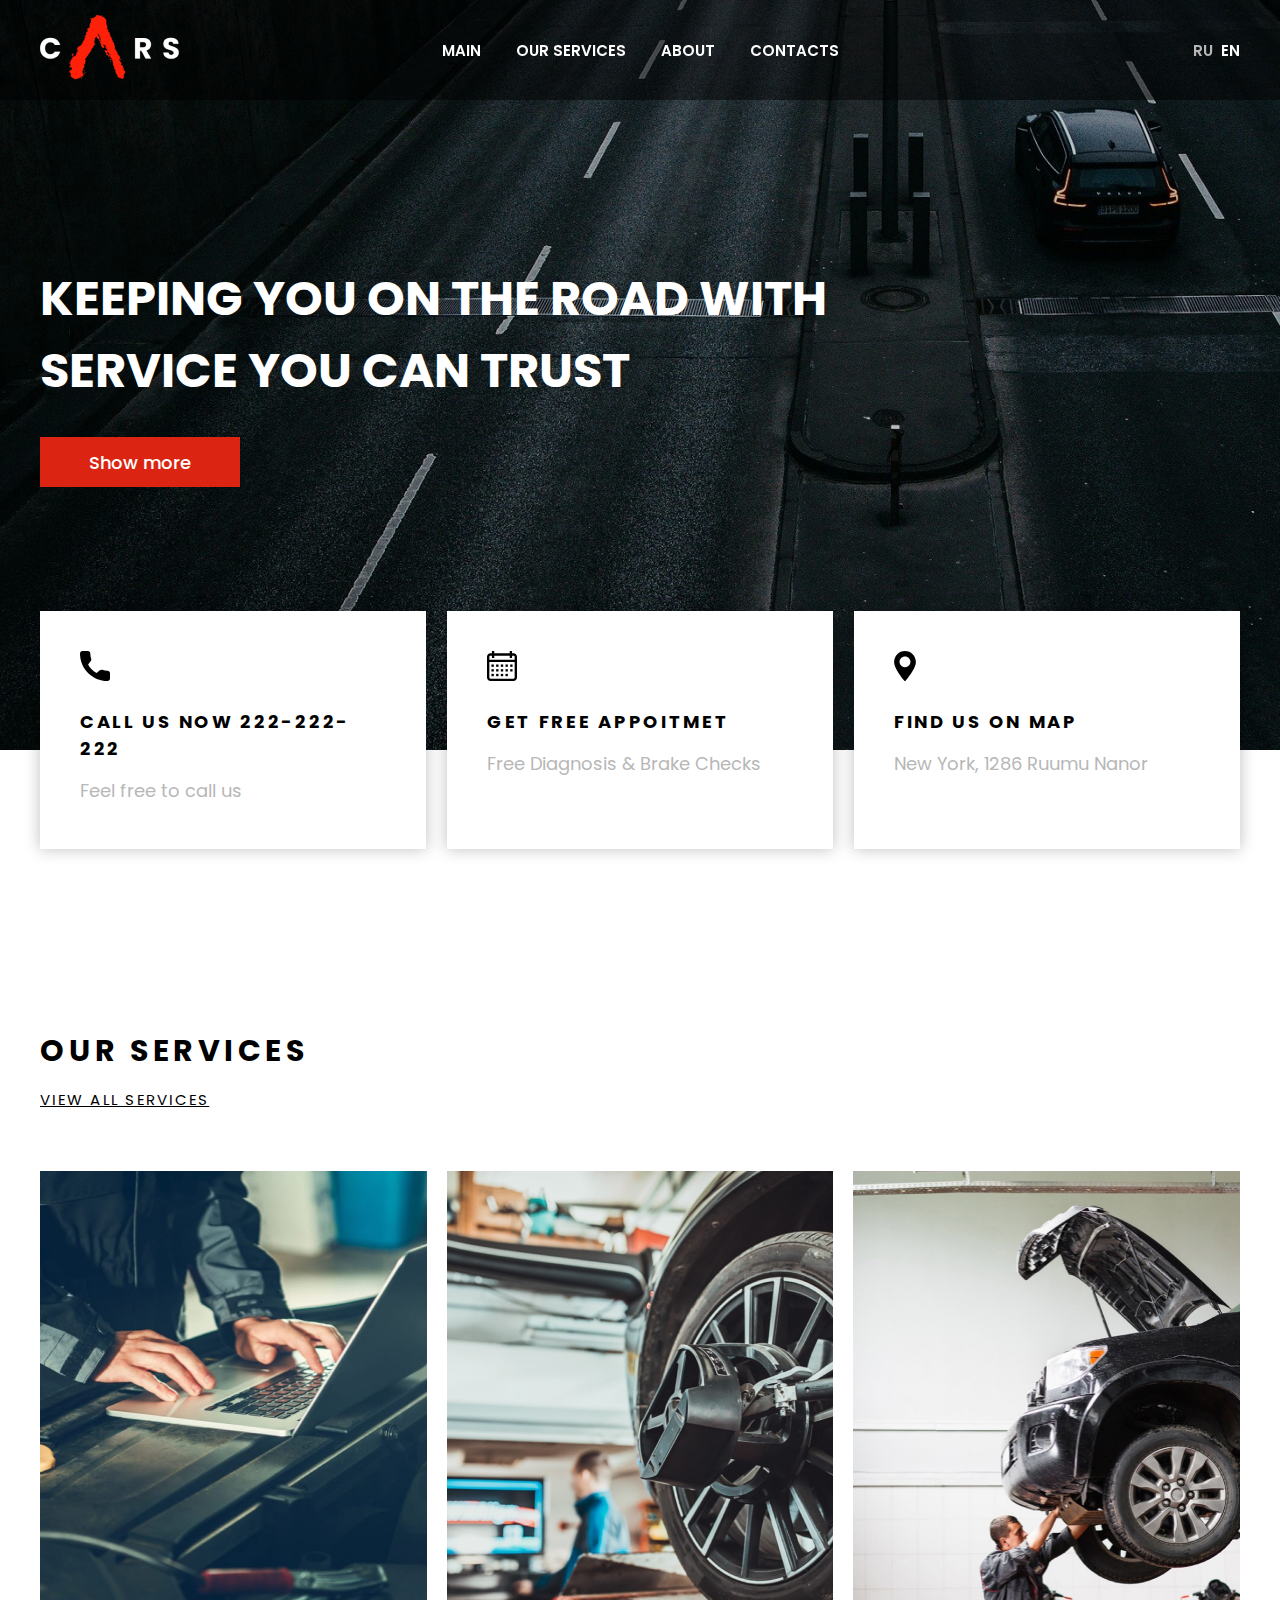
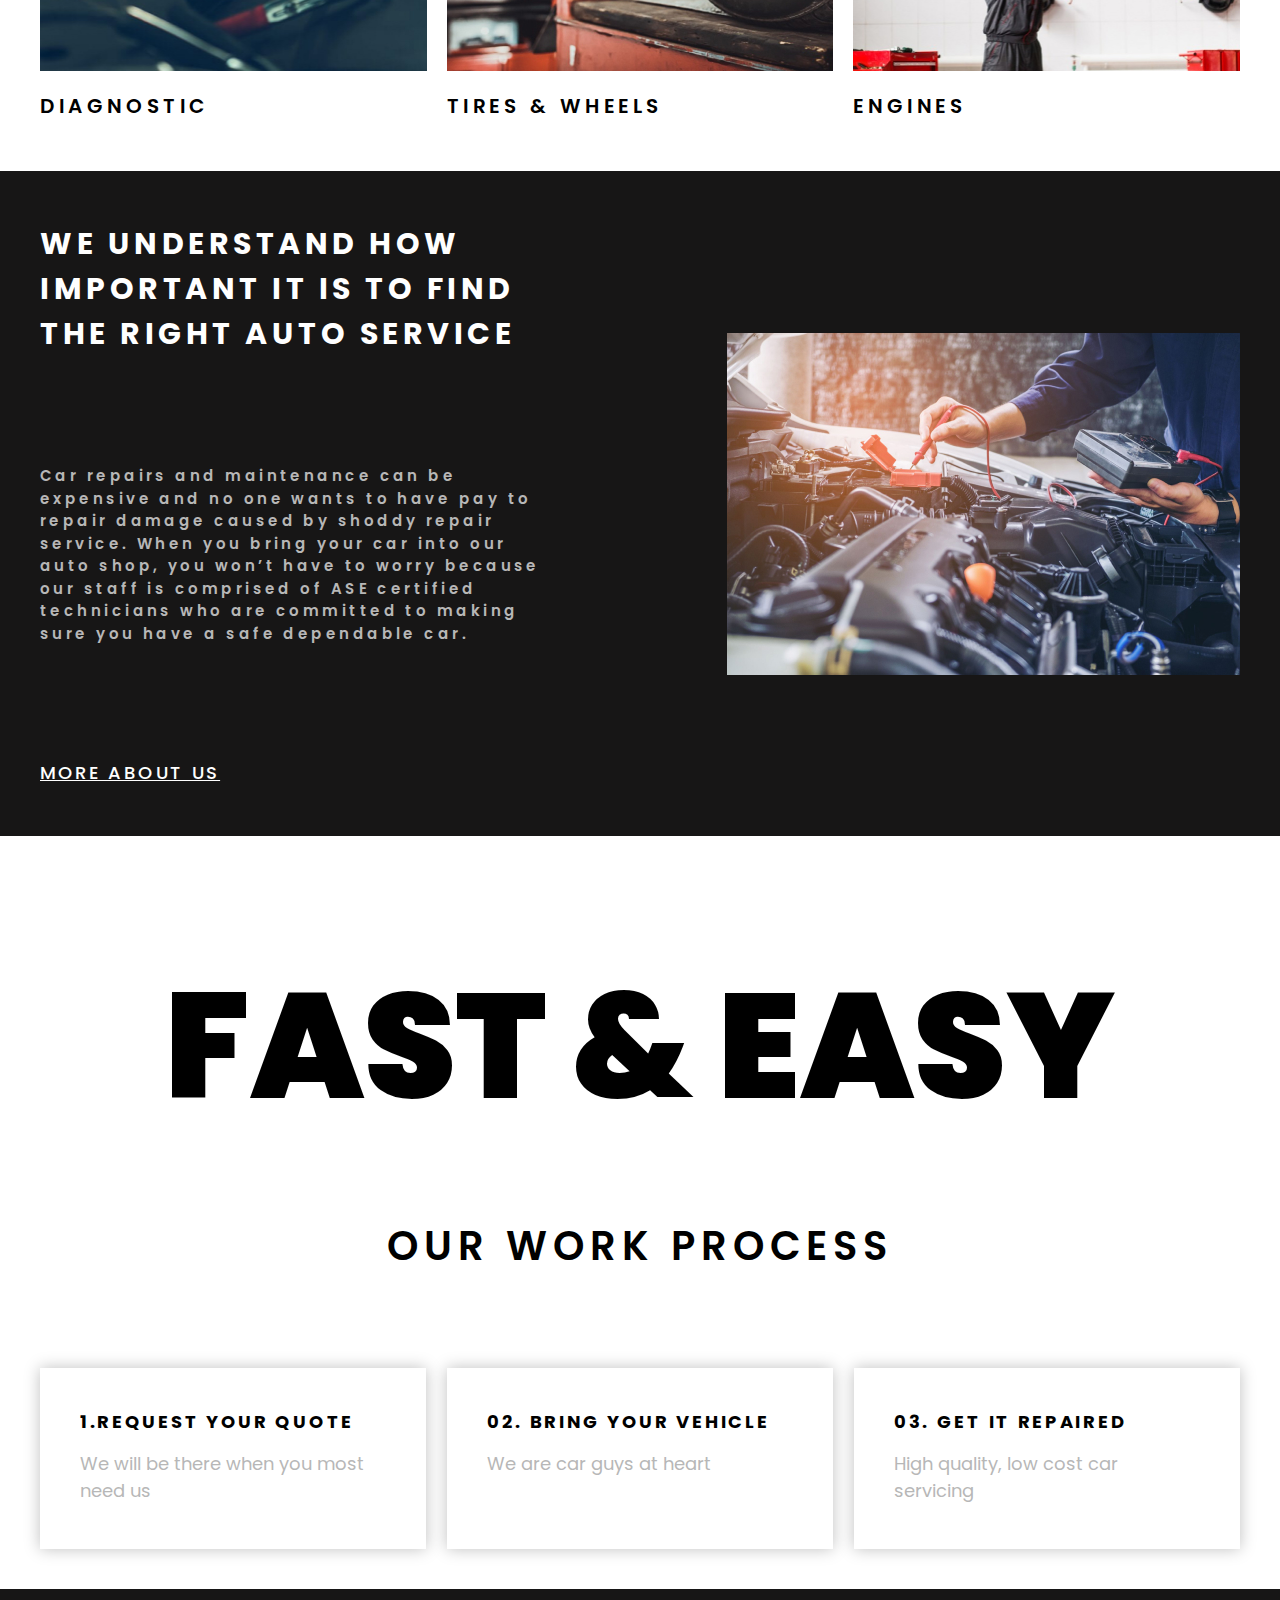
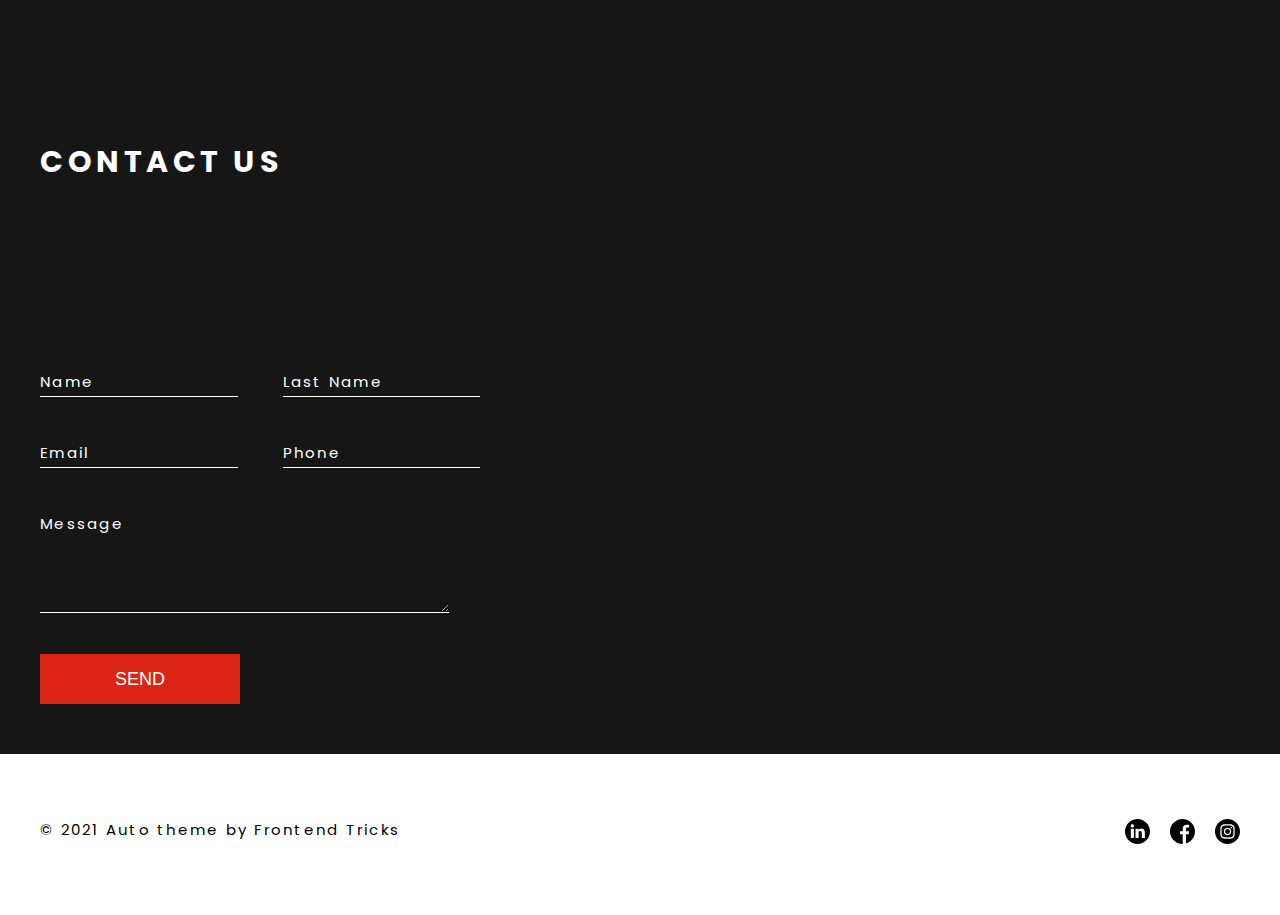
<file: works/carRepair/index.html>
<!DOCTYPE html>
<html lang="en">
<head>
  <meta name="viewport" content="width=device-width, initial-scale=1.0">
  <meta charset="UTF-8">
  <title>Car repair</title>
  <link rel="stylesheet" href="css/style.css">
  <link rel="stylesheet" href="css/media.css">
</head>
<body>

<header class="header">
  <div class="container">
    <div class="header__wrapper">

      <div class="header__block">
        <a class="header__logo" href="#">
          <img src="img/logo.png" alt="logo">
        </a>
      </div> <!-- /header__block -->

      <nav class="nav">
        <a class="nav__link" href="#keeping">Main</a>
        <a class="nav__link" href="#services">Our services</a>
        <a class="nav__link" href="#about">About</a>
        <a class="nav__link" href="#contacts">Contacts</a>
      </nav>

      <div class="header__block">
        <div class="header__lng">
          <a class="header__lng__link" href="#">Ru</a>
          <a class="header__lng__link active" href="#">En</a>
        </div> <!-- /header__lng -->
      </div> <!-- /header__block -->

    </div> <!-- /header__wrapper -->
  </div> <!-- /container -->
</header>

<section class="intro">
  <div class="container">
    <div class="intro__content">
      <div class="intro__block">
        <h1 class="intro__title" id="keeping">
          KEEPING YOU ON THE ROAD WITH
          SERVICE YOU CAN TRUST
        </h1>
        <a href="#" class="btn">Show more</a>
      </div>
    </div>
  </div>
</section>


<section class="info">
  <div class="container">
    <div class="info__wrapper">
      <div class="info__block">


        <div class="info__item">
          <div class="info__img">
            <img src="img/phone.svg" alt="phone">
          </div>
          <h3 class="info__title">
            CALL US NOW 222-222-222
          </h3>
          <p class="info__text">
            Feel free to call us
          </p>
        </div>


        <div class="info__item">
          <div class="info__img">
            <img src="img/calendar.svg" alt="phone">
          </div>
          <h3 class="info__title">
            GET FREE APPOITMET
          </h3>
          <p class="info__text">
            Free Diagnosis & Brake Checks
          </p>
        </div>


        <div class="info__item">
          <div class="info__img">
            <img src="img/location.svg" alt="phone">
          </div>
          <h3 class="info__title">
            FIND US ON MAP
          </h3>
          <p class="info__text">
            New York, 1286 Ruumu Nanor
          </p>
        </div>


      </div>
    </div>
  </div>
</section>

<section class="section" id="services">
  <div class="container">
    <h2 class="block__title">
      OUR SERVICES
    </h2>
    <a href="#" class="block__link">
      VIEW ALL SERVICES
    </a>

    <div class="services">
      <div class="services__item">
        <a href="#" class="link__services"></a>
        <img src="img/iStock-1.jpg" alt="diagnostic" class="img__services">
        <p class="services__active">
          ANNUAL CHECKUPS FROM YOUR PHYSICIAN KEEP YOU IN GOOD HEALTH
        </p>
        <h3 class="services__title">
          DIAGNOSTIC
        </h3>
        <img src="img/plus.png" alt="plus" class="services__plus">
      </div>


      <div class="services__item">
        <a href="#" class="link__services"></a>
        <img src="img/iStock-2.jpg" alt="tires" class="img__services">
        <p class="services__active">
          ANNUAL CHECKUPS FROM YOUR PHYSICIAN KEEP YOU IN GOOD HEALTH
        </p>
        <h3 class="services__title">
          TIRES & WHEELS
        </h3>
        <img src="img/plus.png" alt="plus" class="services__plus">
      </div>


      <div class="services__item">
        <a href="#" class="link__services"></a>
        <img src="img/iStock-3.jpg" alt="engines" class="img__services">
        <p class="services__active">
          ANNUAL CHECKUPS FROM YOUR PHYSICIAN KEEP YOU IN GOOD HEALTH
        </p>
        <h3 class="services__title">
          ENGINES
        </h3>
        <img src="img/plus.png" alt="plus" class="services__plus">
      </div>
    </div>
  </div>
</section>


<section class="about" id="about">
  <div class="container">
  <div class="about__container">
    <div class="about__content">
      <h3 class="about__title">
        WE UNDERSTAND HOW IMPORTANT IT IS TO FIND THE RIGHT AUTO SERVICE
      </h3>
      <p class="about__text">
        Car repairs and maintenance can be expensive and no one wants to have pay to repair damage caused by shoddy repair service. When you bring your car into our auto shop, you won’t have to worry because our staff is comprised of ASE certified technicians who are committed to making sure you have a safe dependable car.
      </p>
      <a href="#" class="about__link">
        MORE ABOUT US
      </a>


    </div>


      <div class="content__img">
        <img src="img/about.jpg" alt="about us" class="about__img">
      </div>



  </div>
  </div>
</section>


<section class="work">
  <div class="container">
    <div class="work__container">
      <div class="work__content">
        <h3 class="work__title">
          FAST & EASY
        </h3>
        <p class="work__text">
          our work process
        </p>
        </div>
      </div>



  <div class="work__wrapper">
          <div class="info__block">
            <div class="info__item">
              <h3 class="info__title">
                1.Request your quote
              </h3>
              <p class="info__text">
                We will be there when you most need us
              </p>
            </div>
            <div class="info__item">
              <h3 class="info__title">
                02. BRING YOUR VEHICLE
              </h3>
              <p class="info__text">
                We are car guys at heart
              </p>
            </div>
            <div class="info__item">
              <h3 class="info__title">
                03. GET IT REPAIRED
              </h3>
              <p class="info__text">
                High quality, low cost car servicing
              </p>
            </div>
          </div>
  </div>
  </div>
</section>



<section class="about">
  <div class="container" id="contacts">
    <div class="about__container" >
      <div class="about__content">
        <h3 class="about__title">
          Contact us
        </h3>


        <form action="#" class="form__contacts" >

          <div class="form__row">
            <div class="form__group">
              <input type="text" id="name" placeholder=" ">
              <label for="name">Name</label>
            </div>


            <div class="form__group">
              <input type="text" id="lastName" placeholder=" ">
              <label for="lastName">Last Name</label>
            </div>
          </div>

          <div class="form__row">
            <div class="form__group">
              <input type="email" id="mail" placeholder=" ">
              <label for="mail">Email</label>
            </div>

            <div class="form__group">
              <input type="tel" id="phone" placeholder=" ">
              <label class="phone" for="phone">Phone</label>
            </div>
          </div>

          <div class="form__row">
            <div class="form__group">
              <textarea name="message" id="message" cols="30" rows="10" placeholder=" "></textarea>
              <label for="message">Message</label>
            </div>
          </div>



            <div class="btn__send">
              <button class="btn" type="submit">SEND</button>
            </div>


        </form>



      </div>


    </div>
  </div>
</section>

<footer class="footer">
  <div class="container">
    <div class="footer__content">
      <div class="footer__copy">
        <p>© 2021 Auto theme by Frontend Tricks</p>
      </div>

      <div class="footer__img">

        <div class="linkedin">
          <a href="#" class="footer__link"><img src="img/linkedin.svg" alt="linkedin" class="f__img"></a>

        </div>

        <div class="facebook">
          <a href="#" class="footer__link"><img src="img/facebook.svg" alt="facebook" class="f__img"></a>

        </div>

        <div class="instagram">
          <a href="#" class="footer__link"><img src="img/instagram.svg" alt="instagram" class="f__img"></a>

        </div>
      </div>
    </div>
  </div>
</footer>

</body>
</html>
</file>
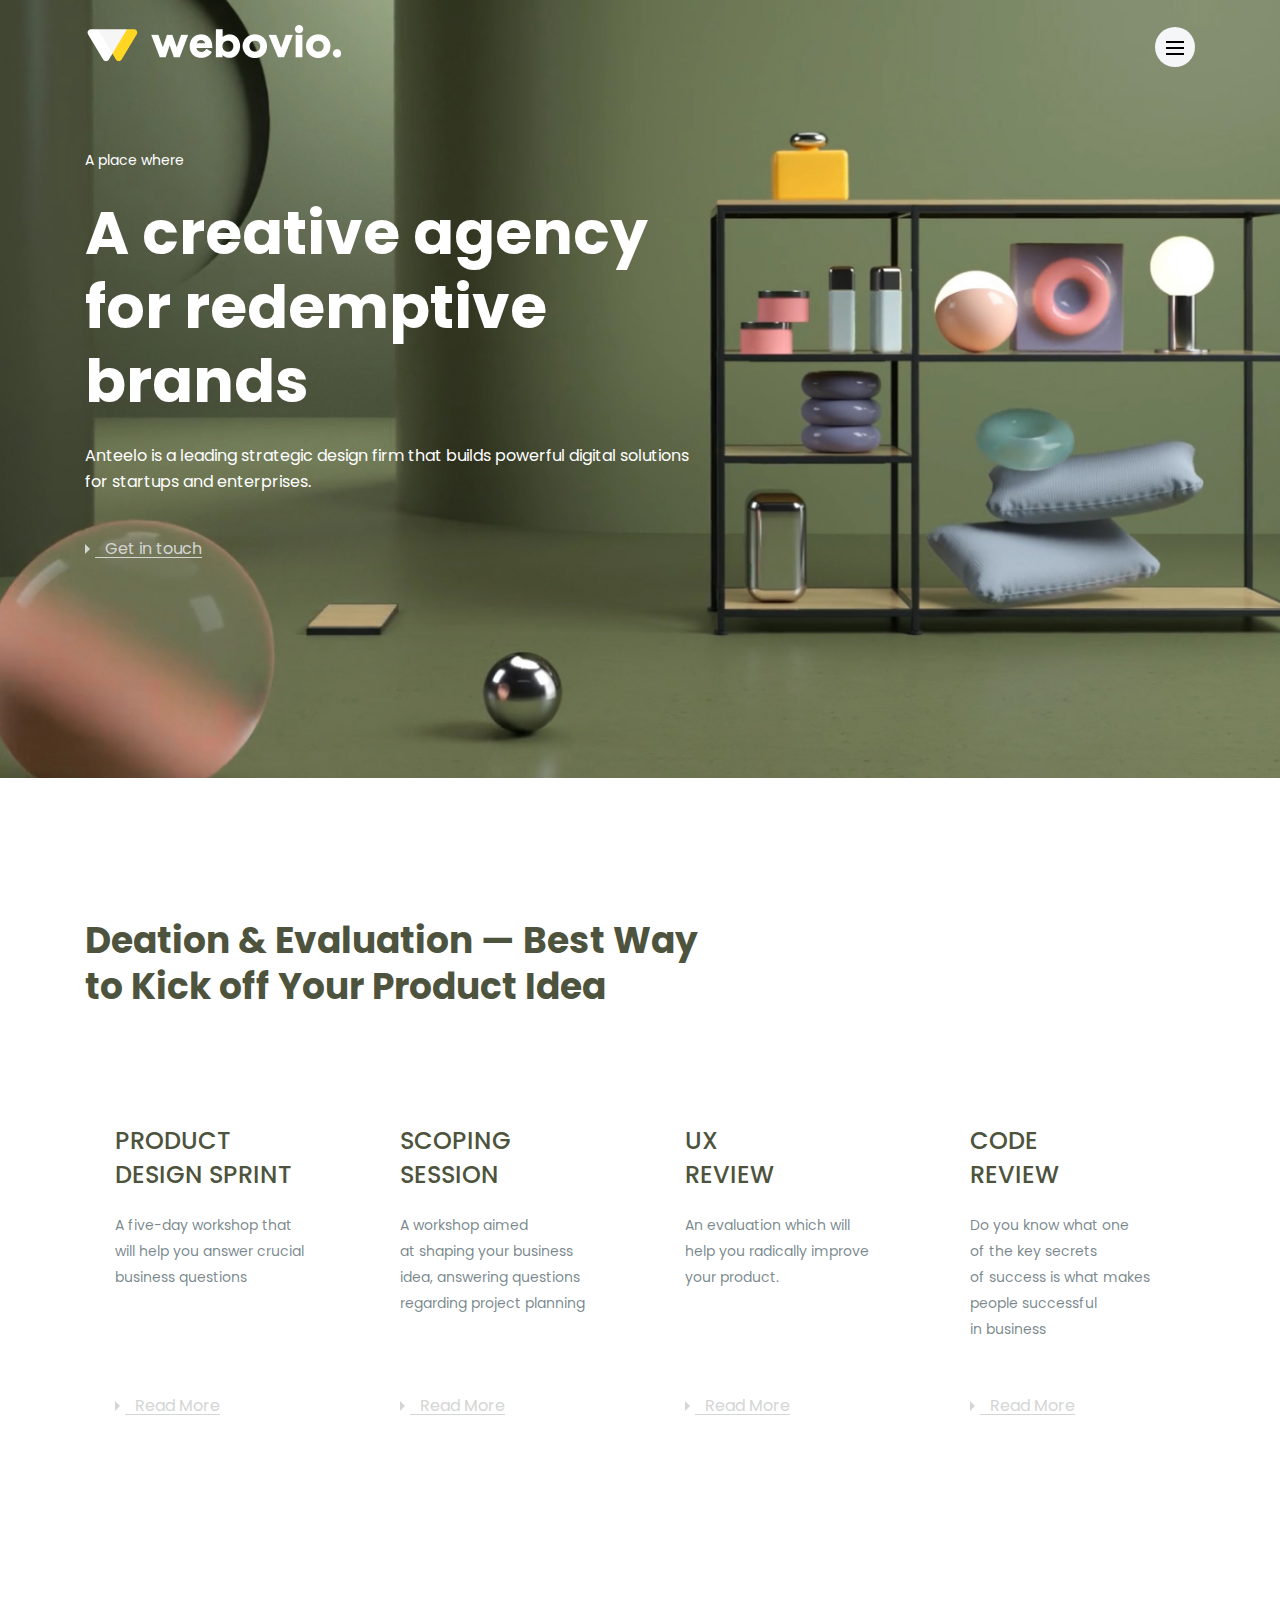
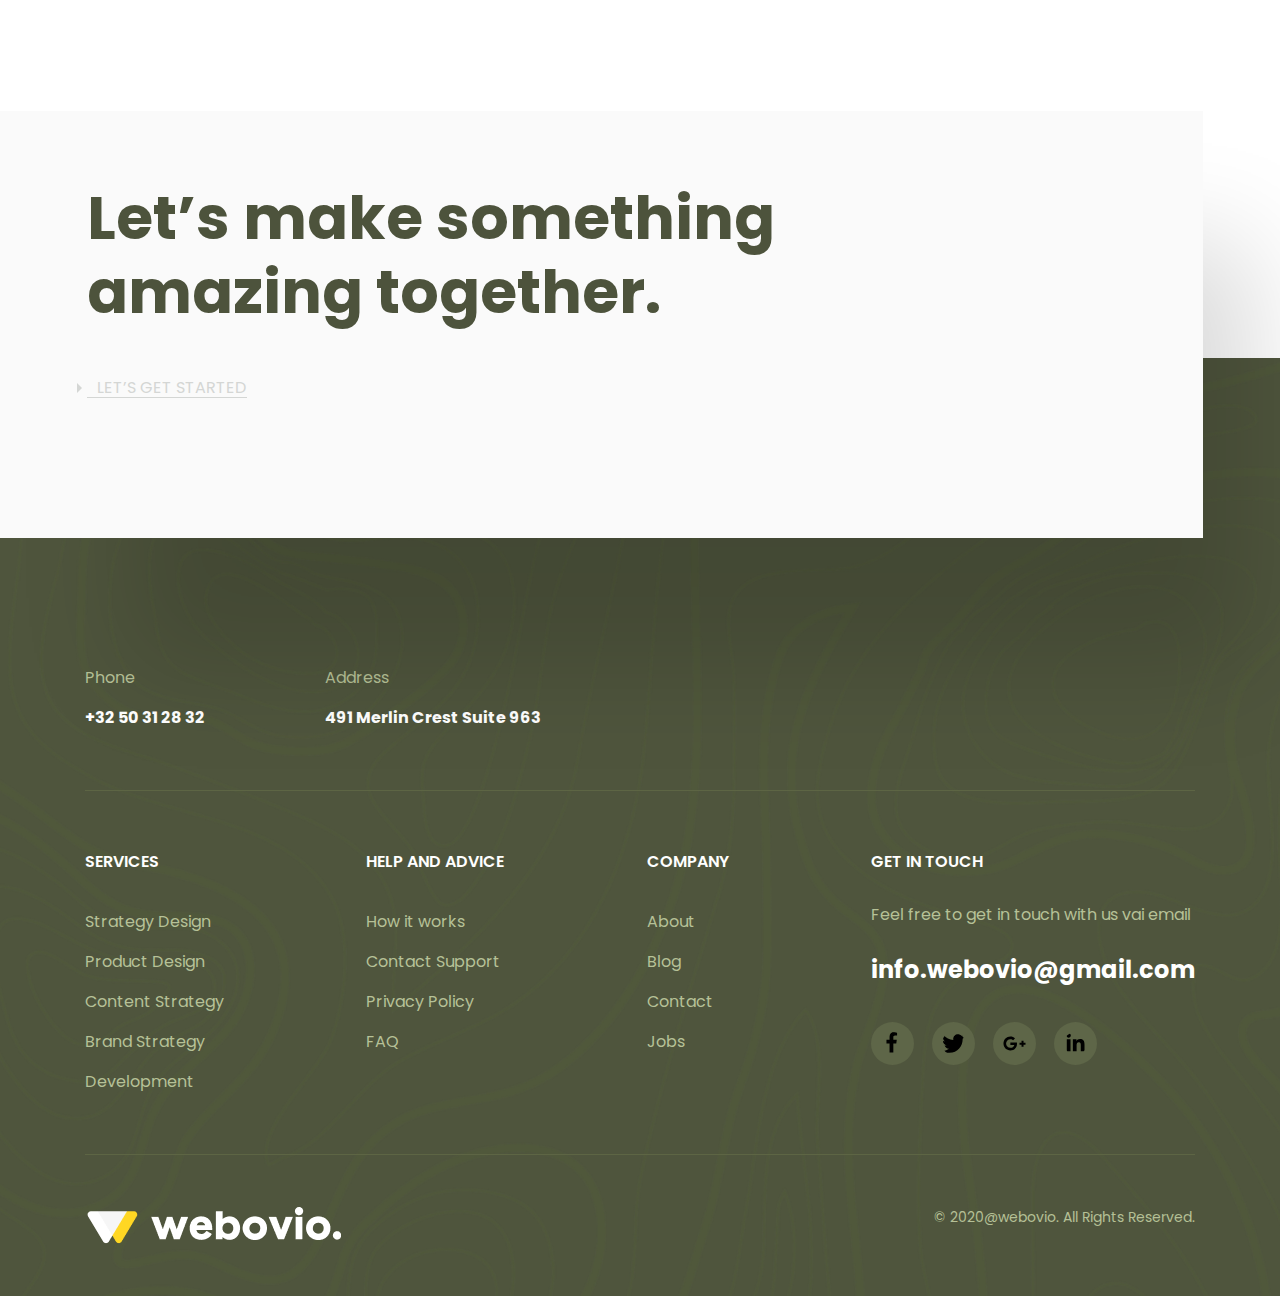
<file: works/webovio/index.html>
<!DOCTYPE html>
<html lang="en">
<head>
  <meta name="viewport" content="width=device-width, initial-scale=1.0">
  <meta charset="UTF-8">
  <title>Webovio</title>
  <link rel="stylesheet" href="css/normalize.css">
  <link rel="stylesheet" href="css/style.css">
  <link rel="stylesheet" href="css/media.css">
</head>
<body>



<header class="header">
  <div class="container header-container">

    <a class="logo">
      <img src="img/logo.png" alt="header img logo" class="logo-img"/>
    </a>


          <button class="header-burger button-reset burger-open" aria-label="Open menu">
            <span class="header-burger-line"></span>
            <span class="header-burger-line"></span>
            <span class="header-burger-line"></span>
            <span class="header-burger-crossline"></span>
            <span class="header-burger-crossline"></span>
          </button>

    <ul class="menu-list list-reset burger-open">
      <li class="menu-item"><a href="" class="menu-link">First item</a></li>
      <li class="menu-item"><a href="" class="menu-link">Second item</a></li>
      <li class="menu-item"><a href="" class="menu-link">Third item</a></li>
    </ul>




  </div> <!-- /container -->



</header>




<main>
    <section class="hero">
      <div class="container">
        <div class="hero-content">
          <span class="hero-content-subtitle">A place where</span>

          <h1 class="hero-content-title">
            A&nbsp;creative agency for redemptive brands
          </h1>

          <p class="hero-content-description">
            Anteelo is a leading strategic design firm that builds powerful digital solutions for startups and enterprises.
          </p>

          <a href="#" class="hero-content-link link">Get in touch</a>

        </div> <!-- /hero-content -->
      </div> <!-- /container -->
    </section>




  <section class="services">
    <div class="container">
      <h2 class="services-title">
        Deation &amp;&nbsp;Evaluation&nbsp;&mdash; Best Way to&nbsp;Kick off Your Product Idea
      </h2>

      <ul class="services-list list-reset">

        <li class="services-list-item">
          <h3 class="services-list-subtitle">
            Product</br>Design Sprint
          </h3>
          <p class="services-list-description">
            A&nbsp;five-day workshop that will help you answer crucial business questions
          </p>
          <a href="#" class="services-list-link link">Read More</a>
        </li>


        <li class="services-list-item">
          <h3 class="services-list-subtitle">
            Scoping</br>Session
          </h3>
          <p class="services-list-description">
            A&nbsp;workshop aimed at&nbsp;shaping your business idea, answering questions regarding project planning
          </p>
          <a href="#" class="services-list-link link">Read More</a>
        </li>


        <li class="services-list-item">
          <h3 class="services-list-subtitle">
            UX</br>Review
          </h3>
          <p class="services-list-description">
            An&nbsp;evaluation which will help you radically improve your product.
          </p>
          <a href="#" class="services-list-link link">Read More</a>
        </li>


        <li class="services-list-item">
          <h3 class="services-list-subtitle">
            Code</br>Review
          </h3>
          <p class="services-list-description">
            Do&nbsp;you know what one of&nbsp;the key secrets of&nbsp;success
            is&nbsp;what makes people successful in&nbsp;business
          </p>
          <a href="#" class="services-list-link link">Read More</a>
        </li>
      </ul>

    </div> <!-- /container -->
  </section>



  <section class="amazing container">
<!--    <div class="container">-->
      <h2 class="amazing-title">
        Let&rsquo;s make something amazing together.
      </h2>

      <a href="#" class="amazing-link link">Let&rsquo;s get started</a>

<!--    </div> &lt;!&ndash; /container &ndash;&gt;-->
  </section>
</main>



<footer class="footer">
  <div class="container">
    <div class="footer-top">
      <div class="footer-top-item">
        <span class="footer-top-text">Phone</span>
        <a href="tel:+3250312832" class="footer-top-value">+32 50 31 28 32</a>
      </div>

      <div class="footer-top-item">
        <span class="footer-top-text">Address</span>
        <address class="footer-top-value">491 Merlin Crest Suite 963</address>
      </div>
    </div> <!-- /footer-top -->

    <div class="footer-line"></div>

    <div class="footer-middle">
      <div class="footer-column">
        <h3 class="footer-column-title">
          Services
        </h3>
        <ul class="footer-column-list list-reset">
          <li class="footer-column-item"><a href="#" class="footer-column-link">Strategy Design</a></li>
          <li class="footer-column-item"><a href="#" class="footer-column-link">Product Design</a></li>
          <li class="footer-column-item"><a href="#" class="footer-column-link">Content Strategy</a></li>
          <li class="footer-column-item"><a href="#" class="footer-column-link">Brand Strategy</a></li>
          <li class="footer-column-item"><a href="#" class="footer-column-link">Development</a></li>
        </ul>
      </div> <!-- /footer-column -->

      <div class="footer-column">
        <h3 class="footer-column-title">
          Help And Advice
        </h3>
        <ul class="footer-column-list list-reset">
          <li class="footer-column-item"><a href="#" class="footer-column-link">How it works</a></li>
          <li class="footer-column-item"><a href="#" class="footer-column-link">Contact Support</a></li>
          <li class="footer-column-item"><a href="#" class="footer-column-link">Privacy Policy</a></li>
          <li class="footer-column-item"><a href="#" class="footer-column-link">FAQ</a></li>
        </ul>
      </div> <!-- /footer-column -->


      <div class="footer-column">
        <h3 class="footer-column-title">
          Company
        </h3>
        <ul class="footer-column-list list-reset">
          <li class="footer-column-item"><a href="#" class="footer-column-link">About</a></li>
          <li class="footer-column-item"><a href="#" class="footer-column-link">Blog</a></li>
          <li class="footer-column-item"><a href="#" class="footer-column-link">Contact</a></li>
          <li class="footer-column-item"><a href="#" class="footer-column-link">Jobs</a></li>
        </ul>
      </div> <!-- /footer-column -->



      <div class="footer-column">
        <h3 class="footer-column-title">
          Get in Touch
        </h3>
        <p class="footer-column-text">Feel free to&nbsp;get in&nbsp;touch with&nbsp;us vai email</p>
        <a href="mailto:info.webovio@gmail.com" class="footer-column-mail">info.webovio@gmail.com</a>

        <ul class="footer-column-social list-reset">
          <li class="footer-social-item"><a href="#" class="social-link social-link-fb" target="_blank" aria-label="Link to Facebook">
            <svg class="social-img fa-facebook-f fa-w-9" aria-hidden="true" data-prefix="fab" data-icon="facebook-f" role="img" xmlns="http://www.w3.org/2000/svg" viewBox="0 0 300 572" data-fa-i2svg=""><path fill="black" d="M76.7 512V283H0v-91h76.7v-71.7C76.7 42.4 124.3 0 193.8 0c33.3 0 61.9 2.5 70.2 3.6V85h-48.2c-37.8 0-45.1 18-45.1 44.3V192H256l-11.7 91h-73.6v229"></path></svg>
          </a></li>

          <li class="footer-social-item"><a href="#" class="social-link social-link-tw" target="_blank" aria-label="Link to Twitter">
            <svg class="social-img fa-twitter fa-w-16" aria-hidden="true" data-prefix="fab" data-icon="twitter" role="img" xmlns="http://www.w3.org/2000/svg" viewBox="0 0 512 512" data-fa-i2svg=""><path fill="black" d="M459.37 151.716c.325 4.548.325 9.097.325 13.645 0 138.72-105.583 298.558-298.558 298.558-59.452 0-114.68-17.219-161.137-47.106 8.447.974 16.568 1.299 25.34 1.299 49.055 0 94.213-16.568 130.274-44.832-46.132-.975-84.792-31.188-98.112-72.772 6.498.974 12.995 1.624 19.818 1.624 9.421 0 18.843-1.3 27.614-3.573-48.081-9.747-84.143-51.98-84.143-102.985v-1.299c13.969 7.797 30.214 12.67 47.431 13.319-28.264-18.843-46.781-51.005-46.781-87.391 0-19.492 5.197-37.36 14.294-52.954 51.655 63.675 129.3 105.258 216.365 109.807-1.624-7.797-2.599-15.918-2.599-24.04 0-57.828 46.782-104.934 104.934-104.934 30.213 0 57.502 12.67 76.67 33.137 23.715-4.548 46.456-13.32 66.599-25.34-7.798 24.366-24.366 44.833-46.132 57.827 21.117-2.273 41.584-8.122 60.426-16.243-14.292 20.791-32.161 39.308-52.628 54.253z"></path></svg>
          </a></li>

          <li class="footer-social-item"><a href="#" class="social-link social-link-g" target="_blank" aria-label="Link to Google+">
            <svg class="social-img" aria-hidden="true" data-prefix="fab" data-icon="google-plus-g" role="img" xmlns="http://www.w3.org/2000/svg" viewBox="0 0 640 512" data-fa-i2svg=""><path fill="black" d="M386.061 228.496c1.834 9.692 3.143 19.384 3.143 31.956C389.204 370.205 315.599 448 204.8 448c-106.084 0-192-85.915-192-192s85.916-192 192-192c51.864 0 95.083 18.859 128.611 50.292l-52.126 50.03c-14.145-13.621-39.028-29.599-76.485-29.599-65.484 0-118.92 54.221-118.92 121.277 0 67.056 53.436 121.277 118.92 121.277 75.961 0 104.513-54.745 108.965-82.773H204.8v-66.009h181.261zm185.406 6.437V179.2h-56.001v55.733h-55.733v56.001h55.733v55.733h56.001v-55.733H627.2v-56.001h-55.733z"></path></svg>
          </a></li>

          <li class="footer-social-item"><a href="#" class="social-link social-link-in" target="_blank" aria-label="Link to LinkeIn">
            <svg class="social-img fa-linkedin-in fa-w-14" aria-hidden="true" data-prefix="fab" data-icon="linkedin-in" role="img" xmlns="http://www.w3.org/2000/svg" viewBox="0 0 448 572" data-fa-i2svg=""><path fill="black" d="M100.3 480H7.4V180.9h92.9V480zM53.8 140.1C24.1 140.1 0 115.5 0 85.8 0 56.1 24.1 32 53.8 32c29.7 0 53.8 24.1 53.8 53.8 0 29.7-24.1 54.3-53.8 54.3zM448 480h-92.7V334.4c0-34.7-.7-79.2-48.3-79.2-48.3 0-55.7 37.7-55.7 76.7V480h-92.8V180.9h89.1v40.8h1.3c12.4-23.5 42.7-48.3 87.9-48.3 94 0 111.3 61.9 111.3 142.3V480z"></path></svg>
          </a></li>
        </ul>
      </div> <!-- /footer-column -->
    </div> <!-- /footer-middle -->

    <div class="footer-line"></div>

    <div class="footer-bottom">
      <a class="logo">
        <img src="img/logo.png" alt="footer img logo" class="logo-img"/>
      </a>
      <small class="footer-copyright">
        &copy;&nbsp;2020@webovio. All Rights Reserved.
      </small>
    </div> <!-- /footer-bottom -->



  </div> <!-- /container -->
</footer>


<script>
  const burger = document.querySelector('.header-burger');
  const navList = document.querySelector('.menu-list');

  burger.addEventListener('click', function () {
    this.classList.toggle('burger-open');
    navList.classList.toggle('burger-open')
  });


</script>

</body>
</html>
</file>
<file: works/carRepair/css/style.css>
@import url('https://fonts.googleapis.com/css2?family=Poppins:wght@400;500;600;700;900&display=swap');

*, *:before, *:after{
    box-sizing: border-box;
}

html{
    scroll-behavior: smooth;
}

body{
    margin: 0;
    font-family: 'Poppins', sans-serif;
    font-size: 15px;
}

h1, h2, h3, h4, h5, h6 {
    margin: 0;
}

p{
    margin: 0 0 5px;
}

.container{
    max-width: 1230px;
    width: 100%;
    margin: 0 auto;
    padding: 0 15px;
}

.btn {
    display: inline-flex;
    color: white;
    text-decoration: none;
    font-size: 18px;
    line-height: 150%;
    font-weight: 500;
    background-color: #DB2512;
    min-width: 200px;
    min-height: 50px;
    justify-content: center;
    align-items: center;
    transition: background-color .3s;
    cursor: pointer;
    outline: 0;
    border: 0;
}

.btn:hover {
    background-color: #db593f;
}

/*header start*/
.header{
    width: 100%;
    position: fixed;
    top: 0;
    left: 0;
    z-index: 3;
    background-color: rgba(0,0,0,0.5);
}

.header__wrapper{
    height: 100px;
    display: flex;
    align-items: center;
    justify-content: space-between;
}

.header__block{
    width: 20%;
}

.header__logo{
    display: inline-block;
}

.header__logo img{
    height: 65px;
}

.nav{
    display: flex;
}

.nav__link{
    margin-right: 35px;
    color: white;
    text-transform: uppercase;
    text-decoration: none;
    font-weight: 600;
    position: relative;
}

.nav__link:last-child{
    margin-right: 0;
}

.nav__link:after{
    width: 100%;
    height: 2px;
    background-color: white;
    position: absolute;
    top: 100%;
    left: 0;
    content: '';
    opacity: 0;
    transition: opacity .2s ease;

}

.nav__link.active:after {
    opacity: 1;
}

.nav__link:hover:after{
    opacity: 1;
}

.header__lng{
    display: flex;
    justify-content: flex-end;
}

.header__lng__link{
    margin-right: 8px;
    color: #B7B7B7;
    text-transform: uppercase;
    font-weight: 600;
    text-decoration: none;
    transition: color .2s ease;
}

.header__lng__link:hover {
    color: white;
}
.header__lng__link:last-child {
    margin-right: 0;
}

.header__lng__link.active{
    color: white;
}
/*header end*/



/*intro start*/
.intro{
    background: url("../img/intro_road.jpg") no-repeat;
    background-size: cover;
    position: relative;
}

.intro:after{
    width: 100%;
    height: 100%;
    position: absolute;
    top: 0;
    left: 0;
    background: rgba(0, 0, 0, 0.2);
    content: "";
}

.intro__content{
    height: 750px;
    display: flex;
    align-items: center;
    position: relative;
    z-index: 2;
}

.intro__title{
    max-width: 790px;
    font-size: 48px;
    font-weight: 700;
    line-height: 150%;
    text-transform: uppercase;
    color: white;
    margin-bottom: 30px;
}
/*intro end*/



/*info start*/
.info{
    transform: translateY(-50%);
}

.info__block{
    display: flex;
    padding-bottom: 40px;
}

.info__item{
    display: flex;
    width: 33.33%;
    background: #FFFFFF;
    box-shadow: 0 0 15px rgba(0, 0, 0, 0.25);
    margin-right: 21px;
    flex-direction: column;
    padding: 40px;
}

.info__item:last-child{
    margin-right: 0;
}

.info__img{
    margin-bottom: 21px;
}

.info__img img{
    max-height: 30px;
}

.info__title{
    font-weight: 700;
    font-size: 18px;
    line-height: 150%;
    letter-spacing: 0.15em;
    text-transform: uppercase;
    color: #000000;
}

.info__text{
    font-weight: 400;
    font-size: 18px;
    line-height: 150%;
    color: #B7B7B7;
    margin-top: 15px;
}
/*info end*/



/*block start*/
.block__title{
    font-weight: 700;
    font-size: 30px;
    line-height: 150%;
    letter-spacing: 0.15em;
    text-transform: uppercase;
    color: #000000;
    margin-bottom: 15px;
}

.block__link{
    font-weight: 400;
    font-size: 15px;
    line-height: 22px;
    letter-spacing: 0.15em;
    color: #000000;
    transition: font-weight .2s ease;
}

.block__link:hover {
    text-decoration: none;
}
/*block end*/



/*services start*/
.services{
    display: flex;
    margin-top: 60px;
}

.services__item{
    display: flex;

    /*flex-basis: 33.33%;*/
    flex: 1;
    margin-right: 20px;
    position: relative;
    transition: background .2s ease;
}

.services__item p {
    opacity: 0;
}

.services__item:hover p {
    opacity: 1;
}

.services__item:last-child{
    margin-right: 0;
}

.img__services{
    max-height: 500px;
    width: 100%;
}

.services__item:hover .link__services{
    position: absolute;
    z-index: 3;
    left: 0;
    top: 0;
    bottom: 0;
    right: 0;
    background: rgba(0, 0, 0, 0.7);
}

.services__active{
    /*max-width: 270px;*/
    position: absolute;
    bottom: 20px;
    left: 30px;
    font-weight: 600;
    font-size: 18px;
    line-height: 150%;
    letter-spacing: 0.23em;
    text-transform: uppercase;
    color: #FFFFFF;
    opacity: 0;
    transition: opacity .2s ease;
}

.services__item:hover .services__active{
    opacity: 1;
    z-index: 3;
}

.services__plus{
    position: absolute;
    opacity: 0;
    top: 50%;
    left: 50%;
    transform: translate(-50%, -50%);
    transition: opacity .2s ease;
}

.services__item:hover .services__plus{
    opacity: 1;
    z-index: 4;
}

.services__title{
    position: absolute;
    bottom: -50px;
    font-weight: 600;
    font-size: 20px;
    line-height: 150%;
    letter-spacing: 0.23em;
    text-transform: uppercase;
    color: #000000;
}
/*services end*/



/*about start*/
.about{
    margin-top: 100px;
    background: #171616;
}


.about__container{
    display: flex;
    padding: 50px 0;
    height: 665px;
    position: relative;
    justify-content: space-between;
}

.about__content{
    display: flex;
    flex-direction: column;
    justify-content: space-between;
    max-width: 500px;
}

.content__img {
    display: flex;
    align-items: center;
    min-width: 100px;
}

.about__title{
    font-weight: 700;
    font-size: 30px;
    line-height: 150%;
    letter-spacing: 0.15em;
    text-transform: uppercase;
    color: #FFFFFF;

}

.about__text{
    font-weight: 600;
    font-size: 15px;
    line-height: 150%;
    letter-spacing: 0.23em;
    color: #B7B7B7;
}

.about__link{
    font-weight: 500;
    font-size: 18px;
    line-height: 150%;
    letter-spacing: 0.15em;
    text-decoration-line: underline;
    text-transform: uppercase;
    color: #FFFFFF;
}

.about__link:hover{
    text-decoration: none;
}


.about__img{
    /*position: absolute;*/
    /*right: 0;*/
    /*bottom: 24%;*/
    width: 100%;
    max-width: 513px;
    max-height: 342px;
}

/*about end*/

/*work start*/

.work__content{
    display: flex;
    flex-direction: column;
    align-items: center;
}

.work__title{

    margin-top: 100px;
    font-weight: 900;
    font-size: 148px;
    line-height: 150%;
    text-transform: uppercase;
    color: #000000;
    margin-bottom: 58px;
}

.work__text {
    font-weight: 600;
    font-size: 40px;
    line-height: 150%;
    letter-spacing: 0.15em;
    text-transform: uppercase;
    color: #000000;
    margin-bottom: 92px;
}
/*work start*/

/*form start*/

.form__contacts:not(.btn){
    display: flex;
    flex-direction: column;
    max-width: 440px;
    margin-top: 30px;
}

.form__contacts input:not(.btn), .form__contacts textarea{
    width: 100%;
    box-sizing: border-box;
    border: none;
    background: transparent;
    border-bottom: solid 1px white;
    color: white;
    font-size: 15px;
    font-family: 'Poppins', sans-serif;
    outline: none;
}


.form__contacts textarea{
    height: 100px;
    margin-bottom: 35px;
    resize: vertical;
}

.form__contacts label{
    display: block;
    font-weight: 400;
    font-size: 15px;
    line-height: 150%;
    letter-spacing: 0.15em;
    color: #FFFFFF;
    position: absolute;
    top: 0;
    transition: all .3s ease;
    /*pointer-events: none;*/
}

.form__row{
    display: flex;
    flex-direction: row;
    flex: 1;
}

.form__group{
    position: relative;
    margin-bottom: 45px;
}

.form__group:nth-child(1){
    margin-right: 45px;
}

.form__group:last-child{
    margin: 0;
}


textarea:focus + label,
textarea:not(:placeholder-shown) + label,
input:focus + label,
input:not(:placeholder-shown) + label{
    /*top: -16px;*/
    transform: translateY(-15px);
    font-weight: 400;
    font-size: 12px;
    line-height: 150%;
    letter-spacing: 0.15em;
    color: #FFFFFF;
}

/*form end*/




/*footer start*/
.footer__content{
    display: flex;
    margin: 65px 0 65px;
    justify-content: space-between;

}

.footer__img{
    display: flex;
    flex-direction: row;
}

.linkedin, .facebook{
    margin-right: 20px;
    /*transition:.2s;*/
}


.f__img:hover{
    opacity: 0.5;
}

.footer__link{
    text-decoration: none;
}

.footer__copy{
    font-weight: 400;
    font-size: 15px;
    line-height: 150%;
    letter-spacing: 0.15em;
    color: #000000;
}
/*footer end*/

#keeping:before, #message:before, #services:before, #contacts:before{
    display: block;
    content: "";
    height: 100px;
    margin: -100px 0 0;
}
</file>
<file: works/carRepair/css/media.css>
@media(max-width: 1260px){
    .info__item{
        padding: 30px;
    }
    .info__title{
        font-size: 16px;
    }
    .info__text{
        font-size: 14px;
    }
}

@media (max-width: 1080px) {
    .info__title{
        letter-spacing: unset;
    }

    .about__content{
        padding-right: 30px;
    }

    .services__item{
        height: 400px;
    }

}

@media (max-width: 992px) {

    .section{
        margin-bottom: 30px;
    }

    .work__title{
        margin-top: 10px;
        font-weight: 900;
        font-size: 100px;
        margin-bottom: 10px;
    }

    .work__text {
        font-weight: 600;
        font-size: 30px;
        margin-bottom: 10px;
    }

    .header__logo{
        width: 55px;
    }

    .intro__content{
        height: 530px;
    }

    .intro__title{
        font-size: 34px;
    }

    .intro__block{
        text-align: center;
    }

    .info__item{
        padding: 20px;
    }

    .services__item{
        height: 300px;
    }

    .services__active{
        display: none;
    }

    .services__plus{
        display: none;
    }

    .about__container{
        display: block;
        padding-top: 10px;
        padding-bottom: 10px;
        text-align: center;
    }

    .about__content{
        max-width: none;
    }

    .about__container{
        height: auto;
    }

    .about__img{
        margin-left: auto;
        margin-right: auto;
    }
}

@media (max-width: 850px) {

    .info__block{
        flex-wrap: wrap;
    }

    .info__item{
        width: 100%;
        margin-bottom: 20px;
        margin-right: 0;
    }

    .info{
        transform: translateY(-75px);
    }

    .work__title{
        text-align: center;
    }

    .info__title{
        text-align: center;
    }

    .info__text{
        text-align: center;
    }

    .info__img{
        text-align: center;
    }

    .services{
        display: block;
    }

    .services__item{
        margin-bottom: 60px;
        margin-right: 0;
        height: 33%;
        justify-content: center;
    }

    .block__title{
        text-align: center;
    }

    .block__link{
        display: block;
        text-align: center;
    }

    .about__content{
        max-width: none;
        align-items: center;
    }

    .work__title{
        font-size: 70px;
    }

    .work__text{
        text-align: center;
    }
}

@media (max-width: 768px) {
    .nav{
        display: none;
    }

}

@media (max-width: 560px) {
    .services__item{
        height: 300px;
    }

    .footer__content{
        height: auto;
        flex-direction: column;
        align-items: center;
    }

    .footer__copy{
        margin-bottom: 20px;
    }

    .form__row{
        flex-direction: column;
        margin-bottom: 30px;
        width: 100%;
    }

    .form__group:nth-child(1) {
         margin-right: 0;
    }

    #message{
        margin-bottom: 0;
    }

    .work__title{
        font-size: 30px;
    }

    .work__text{
        font-size: 18px;
    }

    .about__title{
        font-size: 22px;
    }

    .section {
        margin-top: -50px;
    }

    .about {
        margin-top: 10px;
    }

    .about__content {
        padding-right: 10px;
    }
}
</file>
<file: works/webovio/css/style.css>
@import url('https://fonts.googleapis.com/css2?family=Poppins:wght@400;500;600;700;900&display=swap');

*, *:before, *:after{
    box-sizing: border-box;
}

html{
    scroll-behavior: smooth;
}

body{
    font-family: 'Poppins', sans-serif;
    font-weight: 400;
    margin: 0;
    padding: 0;
    /*position: relative;*/
}

img{
    max-width: 100%;
}

h1, h2, h3, h4, h5, h6 {
    margin: 0;
}

p{
    margin: 0 0 5px;
}

.list-reset{
    padding: 0;
    margin: 0;
    list-style-type: none;
}

.button-reset{
    padding: 0;
    border: none;
    background: transparent;
    cursor: pointer;
    font-family: 'Poppins', sans-serif;
}

.link{
    margin-left: 10px;
    display: inline-block;
    text-indent: 10px;
    border-bottom: 1px solid currentColor;
    font-weight: 400;
    font-size: 16px;
    line-height: 16px;
    color: #D4D6D4;
    text-decoration: none;
    position: relative;
    transition: color 0.3s ease-in;
}
.link::before{
    content: '';
    width: 0;
    height: 0;
    border-style: solid;
    border-width: 5px 0 5px 5px;
    border-color: transparent transparent transparent currentColor;
    left: -10px;
    top: 50%;
    transform: translateY(-50%);
    position: absolute;
}

.link:hover{
    color: #FFD723;
}

.container{
    max-width: 1140px;
    width: 100%;
    margin: 0 auto;
    padding: 0 15px;
    /*position: relative;*/
}

.header{
    padding-top: 25px;
    padding-bottom: 25px;
    position: absolute;
    top: 0;
    left: 0;
    width: 100%;
}

.header-container{
    display: flex;
    justify-content: space-between;
    align-items: center;
    /*flex-wrap: wrap;*/
    position: relative;
}

.header-burger{
    --offset-horizontal: 11px;
    --offset-vertical: 14px;
    position: relative;
    padding: var(--offset-vertical) var(--offset-horizontal);
    width: 40px;
    height: 40px;
    background-color: #F5F6F7;
    border-radius: 100%;
}


.header-burger-line{
    position: absolute;
    display: inline-block;
    top: var(--offset-vertical);
    left: 50%;
    width: calc(100% - (2 * var(--offset-horizontal)));
    height: 2px;
    background: #000000;
    transform: translateX(-50%);
    transition: .3s ease-in;
}

.header-burger-line:nth-child(2){
    top: calc(var(--offset-vertical) + 6px);
}

.header-burger-line:nth-child(3){
    top: calc(var(--offset-vertical) + 12px);
}





.header-burger-crossline{
    position: absolute;
    display: inline-block;
    top: 50%;
    left: 25%;
    width: calc(100% - (2 * var(--offset-horizontal)));
    height: 2px;
    background: #000000;
    transition: .3s ease-in;
    transform: rotate(-45deg);
}
.header-burger-crossline:last-child{
    transform: rotate(45deg);
}





.menu-list{
    background-color: #F5F6F7;
    height: max-content;
    width: max-content;
    padding: 5px;
    align-self:flex-start;
    position: absolute;
    right: 40px;
    top: 40px;
    transition: .3s ease-in;

}

.menu-link{
    display: block;
    text-decoration: none;
}

.menu-link:hover{
    background-color: darkgray;
}

.header-burger  > .header-burger-line{
    opacity: 0;
}
.header-burger.burger-open  > .header-burger-line{
    opacity: 1;
}
.header-burger.burger-open  > .header-burger-crossline{
    opacity: 0;
}
.header-burger > .header-burger-crossline{
    opacity: 1;
    transition: .3s ease-in;
}


.menu-list {
    opacity: 1;
}
.menu-list.burger-open {
    opacity: 0;
}


.hero{
    background-image: url("../img/theme.jpg");
    background-position: center;
    background-repeat: no-repeat;
    background-size: cover;
    padding-top: 150px;
    margin-bottom: 140px;
}

.hero-content{
    max-width: 616px;
}

.hero-content-subtitle{
    display: inline-block;
    font-weight: 400;
    font-size: 14px;
    line-height: 21px;
    color: #FFFFFF;
    margin-bottom: 25px;
}

.hero-content-title{
    font-weight: 700;
    font-size: 60px;
    line-height: 74px;
    color: #FFFFFF;
    margin-bottom: 25px;
}

.hero-content-description{
    font-weight: 400;
    font-size: 16px;
    line-height: 26px;
    color: #FFFFFF;
    margin-bottom: 45px;
}

.hero-content-link{
    margin-bottom: 220px;
}

.services{
    margin-bottom: -180px;
}

.services-list{
    display: flex;
    justify-content: space-between;
    padding-bottom: 260px;
}

.services-list-item{
    align-content: center;
    flex-direction: column;
    flex: 1;
    padding: 27px 30px 36px 30px;
    justify-content: space-between;
    margin-right: 30px;
    display: flex;
    flex-direction: column;
}

.services-list-item:last-child{
    margin-right: 0;
}

.services-title{
    font-weight: 700;
    font-size: 36px;
    line-height: 46px;
    color: #4D533C;
    max-width: 616px;
    margin-bottom: 87px;
}

.services-list-subtitle{

    font-weight: 500;
    font-size: 24px;
    line-height: 34px;
    text-transform: uppercase;
    color: #4D533C;
    margin-bottom: 20px;

}

.services-list-description{
    font-weight: 400;
    font-size: 14px;
    line-height: 26px;
    color: rgba(33, 56, 66, 0.6);
    margin-bottom: 56px;
    max-width: 194px;
}

.services-list-link{
    margin-bottom: 0;
    margin-top: auto;
    align-items: flex-start;
    width: max-content;
}



.amazing-title{
    font-weight: 700;
    font-size: 60px;
    line-height: 74px;
    color: #4D533C;
    margin-bottom: 50px;
    max-width: 822px;
    margin-left: 10px;
}

.amazing-link{
    font-weight: 400;
    font-size: 16px;
    line-height: 18px;
    color: #D4D6D4;
    margin-bottom: 70px;
    text-transform: uppercase;
    margin-left: 10px;

}


.amazing{
    position: relative;
    top: 180px;
    width: 88%;
    background: #FAFAFA;
    box-shadow: 50px 130px 100px rgba(0, 0, 0, 0.145947);
    padding: 70px 0;
}


.amazing:before{
    position: absolute;
    content: "";
    top:0;
    right: 99%;
    width: 1000px;
    height: 100%;
    background-color: #FAFAFA;
}






.footer{
    background-image: url("../img/backgraund.png");
    background-color: #4F553D;;
    background-position: center;
    background-repeat: no-repeat;
    background-size: cover;
    /*margin-top: 56px;*/
    padding-top: 300px;
    /*padding-bottom: 56px;*/

}

.footer-top{
    display: flex;
    flex: 1;
    max-width: 500px;
}


.footer-top-item:nth-child(2) {
    margin-left: 120px;
}

.footer-top-text{
    display: block;
    font-weight: 400;
    font-size: 16px;
    line-height: 40px;
    color: #B6C197;
}

.footer-top-value{
    display: block;
    font-weight: 700;
    font-size: 16px;
    line-height: 40px;
    color: #FFFFFF;
    text-decoration: none;
    font-style: normal;
}

.footer-line{
    width: 100%;
    height: 1px;
    background: #5D6544;
    margin: 52px 0;
}

.footer-middle{
    display: flex;
    flex: 1;
    justify-content: space-between;

}

.footer-column-title{
    font-weight: 600;
    font-size: 16px;
    line-height: 38px;
    text-transform: uppercase;
    color: #FFFFFF;
    margin-bottom: 21px;
}

.footer-column-link{
    font-weight: 400;
    font-size: 16px;
    line-height: 40px;
    color: #B6C197;
    text-decoration: none;
}

.footer-column-text{
    font-weight: 400;
    font-size: 16px;
    line-height: 26px;
    color: #B6C197;
    margin-bottom: 23px;
}

.footer-column-mail{
    font-weight: 700;
    font-size: 24px;
    line-height: 38px;
    color: #FFFFFF;
    text-decoration: none;
}

.footer-bottom{
    display: flex;
    justify-content: space-between;
    padding-bottom: 45px;
}

.footer-copyright{
    font-weight: 400;
    font-size: 14px;
    line-height: 21px;
    color: #B5C096;

}

.footer-column-social{
    display: flex;
    flex: 1;
}



/*.footer-column:last-child{*/
/*    padding: 50px;*/
/*    border-left: 2px solid #5D6544;*/

/*}*/

.social-img{
    margin-top: 33px;
    width: 43px;
    height: 43px;
    background-color: #5E6648;
    border-radius: 100%;
    padding: 10px;
    margin-right: 18px;

}

.social-img path{
    transition: fill 0.3s ease-in;
}

.social-img:hover path{
    fill: #FFD723;
}
</file>
<file: works/webovio/css/media.css>
@media(max-width: 992px) {

    .services-list{
        flex-wrap: wrap;
    }

    .services-list-item {
        width: 50%;
        margin: 0;
        flex: none;
    }

    .services-list-subtitle{
        max-width: none;
    }

    .services-list-description{
        max-width: none;
    }




    .footer-middle{
        flex-wrap: wrap;
    }

    .footer-column{
        width: 50%;
        margin: 0;
        flex: none;
    }
}




@media(max-width: 768px) {

    .amazing-title {
        font-weight: 700;
        font-size: 40px;
        line-height: 54px;
        max-width: none;
    }

}




@media(max-width: 576px) {

    .footer-column-mail {
        font-size: 18px;
        line-height: 34px;
    }

    .services-list-item {
        width: 100%;
        margin: 0;
    }

    .footer-column{
        width: 100%;
        margin: 0;
    }

    .hero-content-title {
        font-size: 40px;
        line-height: 54px;
        margin-bottom: 24px;
    }

    .services-title {
        font-size: 30px;
        line-height: 40px;
        margin-bottom: 10px;
    }

    .services-list-subtitle {
        font-size: 18px;
        line-height: 24px;
        margin-bottom: 10px;
    }

    .services-list {
        padding-bottom: 60px;
    }

    img {
        max-width: 70%;
    }

    .hero {
        padding-top: 90px;
        margin-bottom: 70px;
    }

    .hero-content-link {
        margin-bottom: 70px;
    }

    .services-list {
        padding-bottom: 10px;
    }

    .amazing {
        padding: 10px 0;
    }

    .amazing-link{
        margin-bottom: 10px;
    }

    .footer-top {
        display: block;

    }

    .footer-top-item{
        width: 100%;
    }

    .footer-top-item:nth-child(2) {
         margin-left: 0;
    }
}





@media(max-width: 375px) {

    .amazing-title {
        font-size: 32px;
        line-height: 34px;
    }

}
</file>
